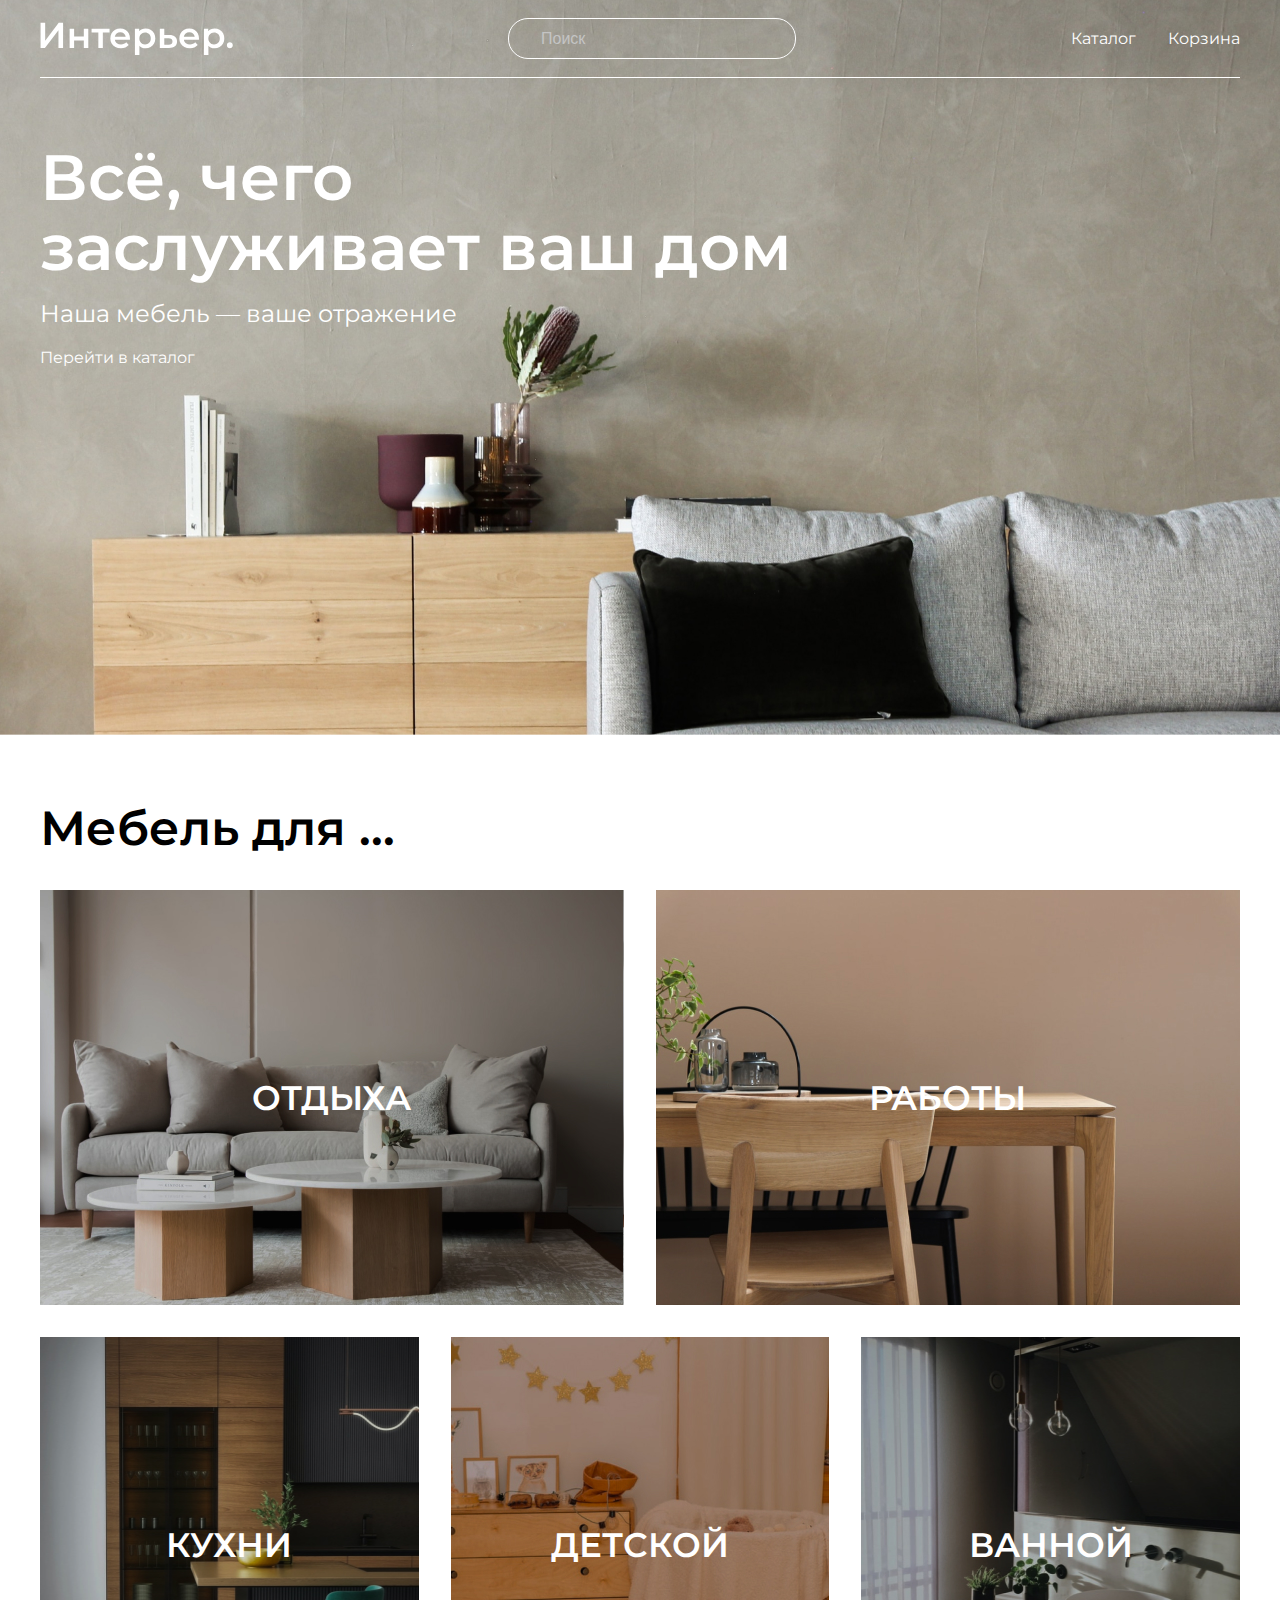
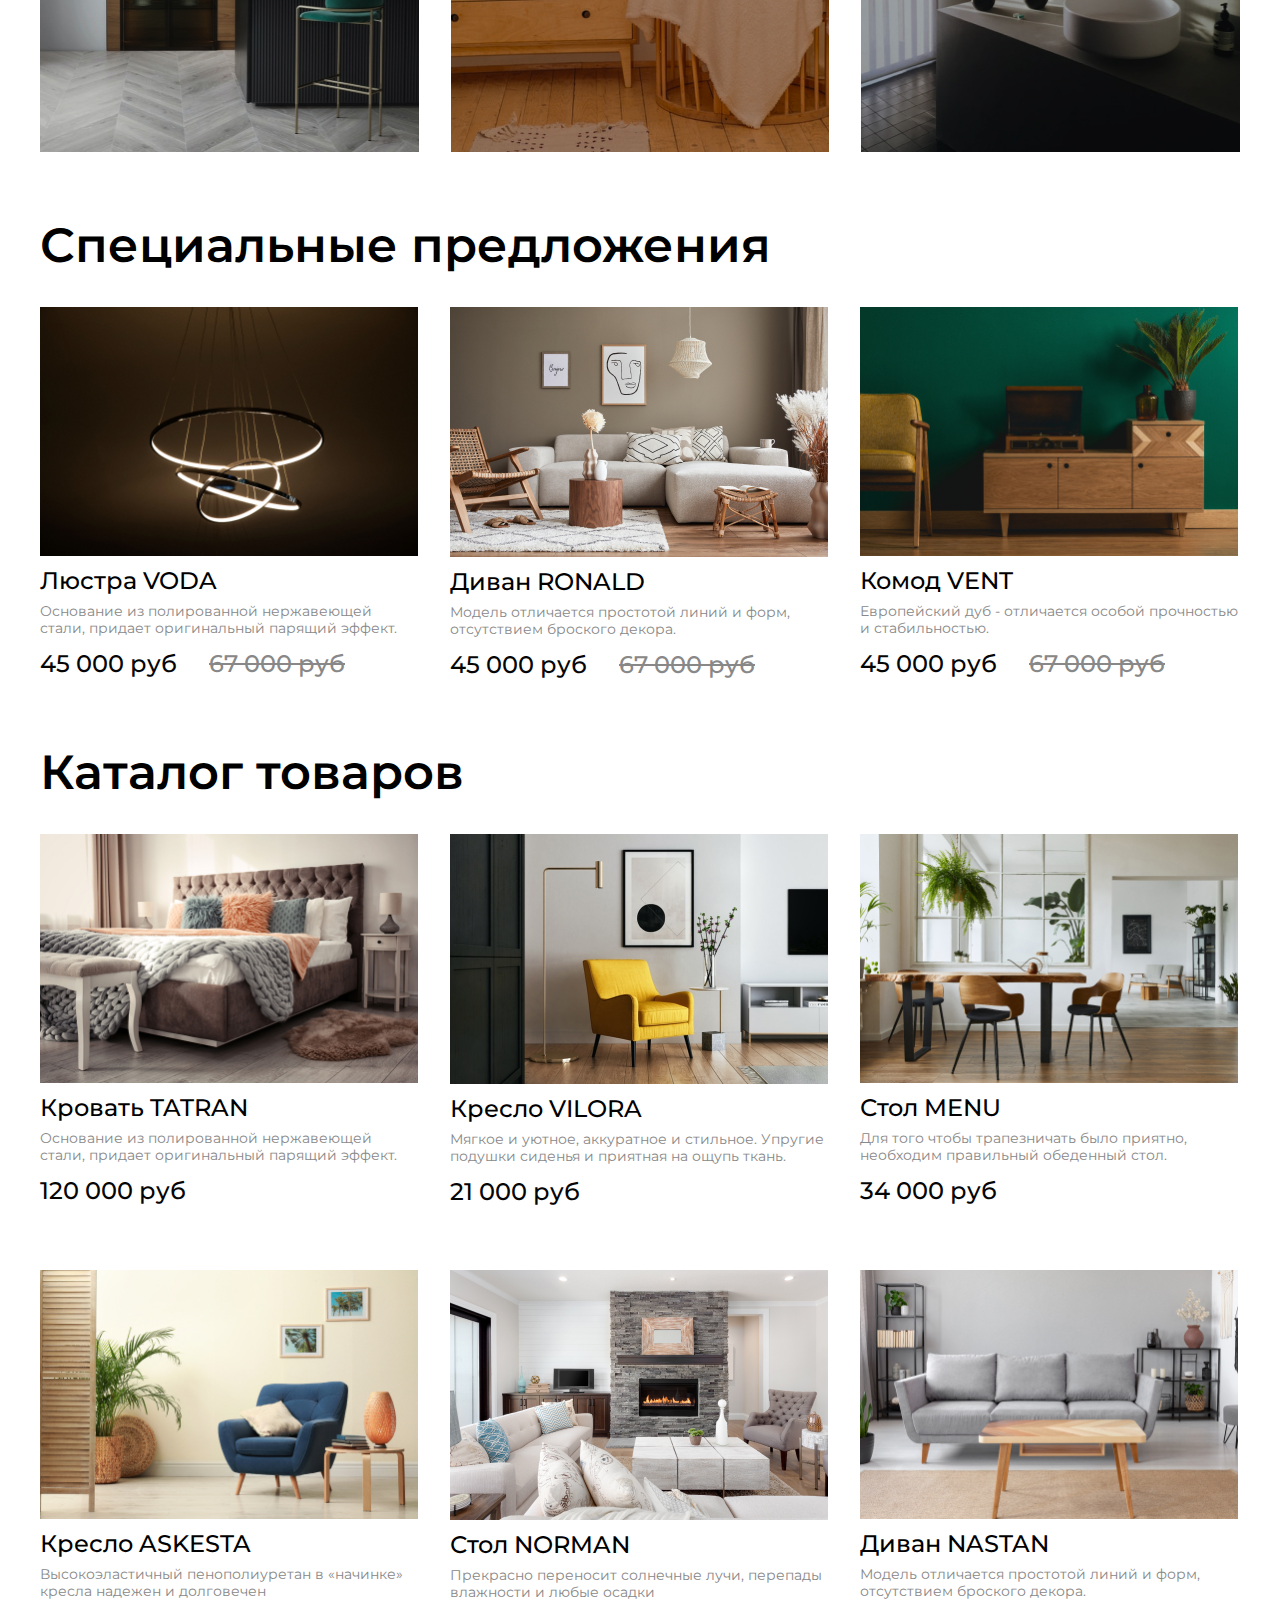
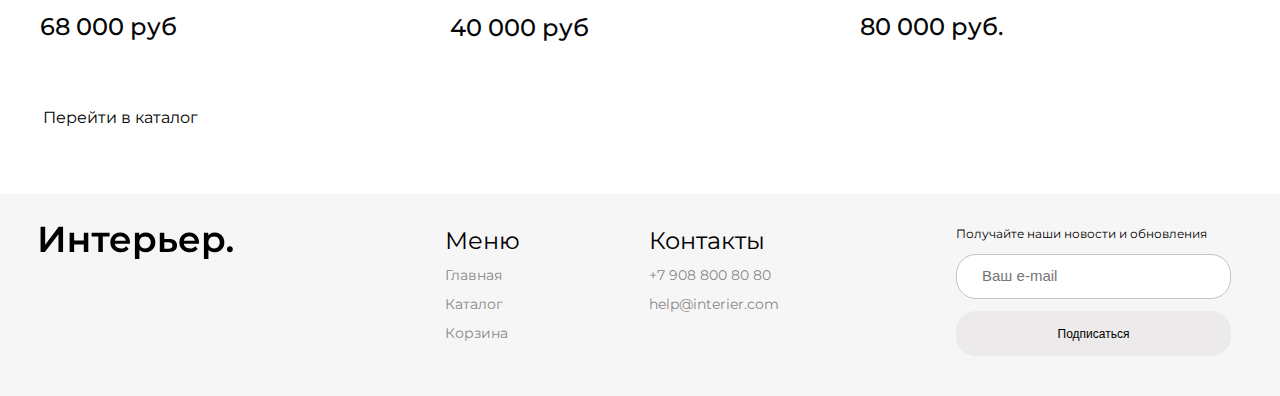
<file: index.html>
<!-- index.html -->
<!DOCTYPE html>
<html lang="en">
<head>
    <meta charset="UTF-8">
    <meta name="viewport" content="width=device-width, initial-scale=1.0">
    <title>Главная</title>
    <link rel="preconnect" href="https://fonts.googleapis.com">
    <link rel="preconnect" href="https://fonts.gstatic.com" crossorigin>
    <link href="https://fonts.googleapis.com/css2?family=Montserrat:ital,wght@0,100..900;1,100..900&display=swap" rel="stylesheet">
    <link rel="stylesheet" href="./style/style.css">
</head>
<body>
    <div class="header center">
        <header>
            <img src="img/logo.svg" alt="Логотип">
            <input class="header__input" placeholder="Поиск" type="text">
            <nav class="meny__nav">
                <a class="meny__link" href="catalog.html">Каталог</a>
                <a class="meny__link" href="landing.html">Корзинa</a>
            </nav>
        </header>
        <section>
            <h1 class="titel">Всё, чего<br> заслуживает ваш дом</h1>
            <p class="titel__index">Наша мебель — ваше отражение</p>
            <a class="index" href="catalog.html">Перейти в каталог</a>
        </section>
    </div>
    <div class="mobel center">
        <section class="mobel__for">
            <h2 class="header__mobel">Мебель для ... </h2>
            <div class="for">
                <div class="for__item for__item-1 for__item-big">ОТДЫХА</div>
                <div class="for__item for__item-2 for__item-big">РАБОТЫ</div>
                <div class="for__item for__item-3">КУХНИ</div>
                <div class="for__item for__item-4">ДЕТСКОЙ</div>
                <div class="for__item for__item-5">ВАННОЙ</div>
            </div>
        </section>
    </div>
    <div class="special__offers center">
        <section>
            <h2 class="spezial">Специальные предложения</h2>
            <div class="product__content">
                <article>
                    <img class="produck__img" src="img/voda.jpg" alt="Люстра">
                    <h3 class="special__offers-text">Люстра VODA</h3>
                    <p class="special__offers-index">Основание из полированной нержавеющей стали, придает оригинальный парящий эффект.</p>
                    <div class="produck__price">
                        <p class="prise">45 000 руб</p>
                        <p class="prise__alt">67 000 руб</p>
                    </div>
                </article>
                <article>
                    <img class="produck__img" src="img/ronald.jpg" alt="Диван">
                    <h3 class="special__offers-text">Диван RONALD</h3>
                    <p class="special__offers-index">Модель отличается простотой линий и форм, отсутствием броского декора.</p>
                    <div class="produck__price">
                        <p class="prise">45 000 руб</p>
                        <p class="prise__alt">67 000 руб</p>
                    </div>
                </article>
                <article>
                    <img class="produck__img" src="img/vent.jpg" alt="Комод">
                    <h3 class="special__offers-text">Комод VENT</h3>
                    <p class="special__offers-index">Европейский дуб - отличается особой прочностью и стабильностью.</p>
                    <div class="produck__price">
                        <p class="prise">45 000 руб</p>
                        <p class="prise__alt">67 000 руб</p>
                    </div>
                </article>
           </div>
        </section>
    </div>
    <div class="catalog center">
        <section>
            <h2 class="spezial">Каталог товаров</h2>
            <div class="product__content">
                <article>
                    <img class="produck__img" src="img/tatran.jpg" alt="Кровать">
                    <h3 class="special__offers-text">Кровать TATRAN</h3>
                    <p class="special__offers-index">Основание из полированной нержавеющей стали, придает оригинальный парящий эффект.</p>
                    <p class="prise">120 000 руб</p>
                </article>
                <article>
                    <img class="produck__img" src="img/vilora.jpg" alt="Кресло">
                    <h3 class="special__offers-text">Кресло VILORA</h3>
                    <p class="special__offers-index">Мягкое и уютное, аккуратное и стильное. Упругие подушки сиденья и приятная на ощупь ткань. </p>
                    <p class="prise">21 000 руб</p>
                </article>
                <article>
                    <img class="produck__img" src="img/meny.jpg" alt="Стол">
                    <h3 class="special__offers-text">Стол MENU</h3>
                    <p class="special__offers-index">Для того чтобы трапезничать было приятно, необходим правильный обеденный стол.</p>
                    <p class="prise">34 000 руб</p>
                </article>
                <article>
                    <img class="produck__img" src="img/askesta.jpg" alt="Кресло">
                    <h3 class="special__offers-text">Кресло ASKESTA</h3>
                    <p class="special__offers-index">Высокоэластичный пенополиуретан в «начинке» кресла надежен и долговечен</p>
                    <p class="prise">68 000 руб</p>
                </article>
                <article>
                    <img class="produck__img" src="img/norman.jpg" alt="Стол">
                    <h3 class="special__offers-text">Стол NORMAN</h3>
                    <p class="special__offers-index">Прекрасно переносит солнечные лучи, перепады влажности и любые осадки</p>
                    <p class="prise">40 000 руб</p>
                </article>
                <article>
                    <img class="produck__img" src="img/nastan.jpg" alt="Диван">
                    <h3 class="special__offers-text">Диван NASTAN</h3>
                    <p class="special__offers-index">Модель отличается простотой линий и форм, отсутствием броского декора. </p>
                    <p class="prise">80 000 руб.</p>
                </article>
                <div class="catalog-index">
                    <a class="catalog__index-link"  href="catalog.html">Перейти в каталог</a>
                </div>   
            </div>   
        </section>
    </div>
    <footer class="center">
        <div class="footer__index">
            <a href="#"><img class="footer__img" src="img/logofooter.svg" alt="Логотип"></a>
        </div>
        <div class="meny__footer">
            <h4 class="meny">Меню</h4>
            <a class="meny__style meny_style-footer" href="index.html">Главная</a>
            <a class="meny__style meny_style-footer" href="catalog.html">Каталог</a>
            <a class="meny__style meny_style-footer" href="landing.html">Корзина</a>
        </div>
        <div class="meny__soz">
            <h4 class="meny__cont">Контакты</h4>
            <a class="meny__style" href="tel:+79088008080">+7 908 800 80 80</a>
            <a class="meny__style" href="mailto:help@interier.com">help@interier.com</a>
        </div>
        <div class="meny__form">
            <form action="#">
                <p class="footer__index">Получайте наши новости и обновления</p>
                <input class="input" placeholder="Ваш e-mail" type="email">
                <button class="button" type="submit">Подписаться</button>
            </form>
        </div>
    </footer>  
</body>
</html>
</file>
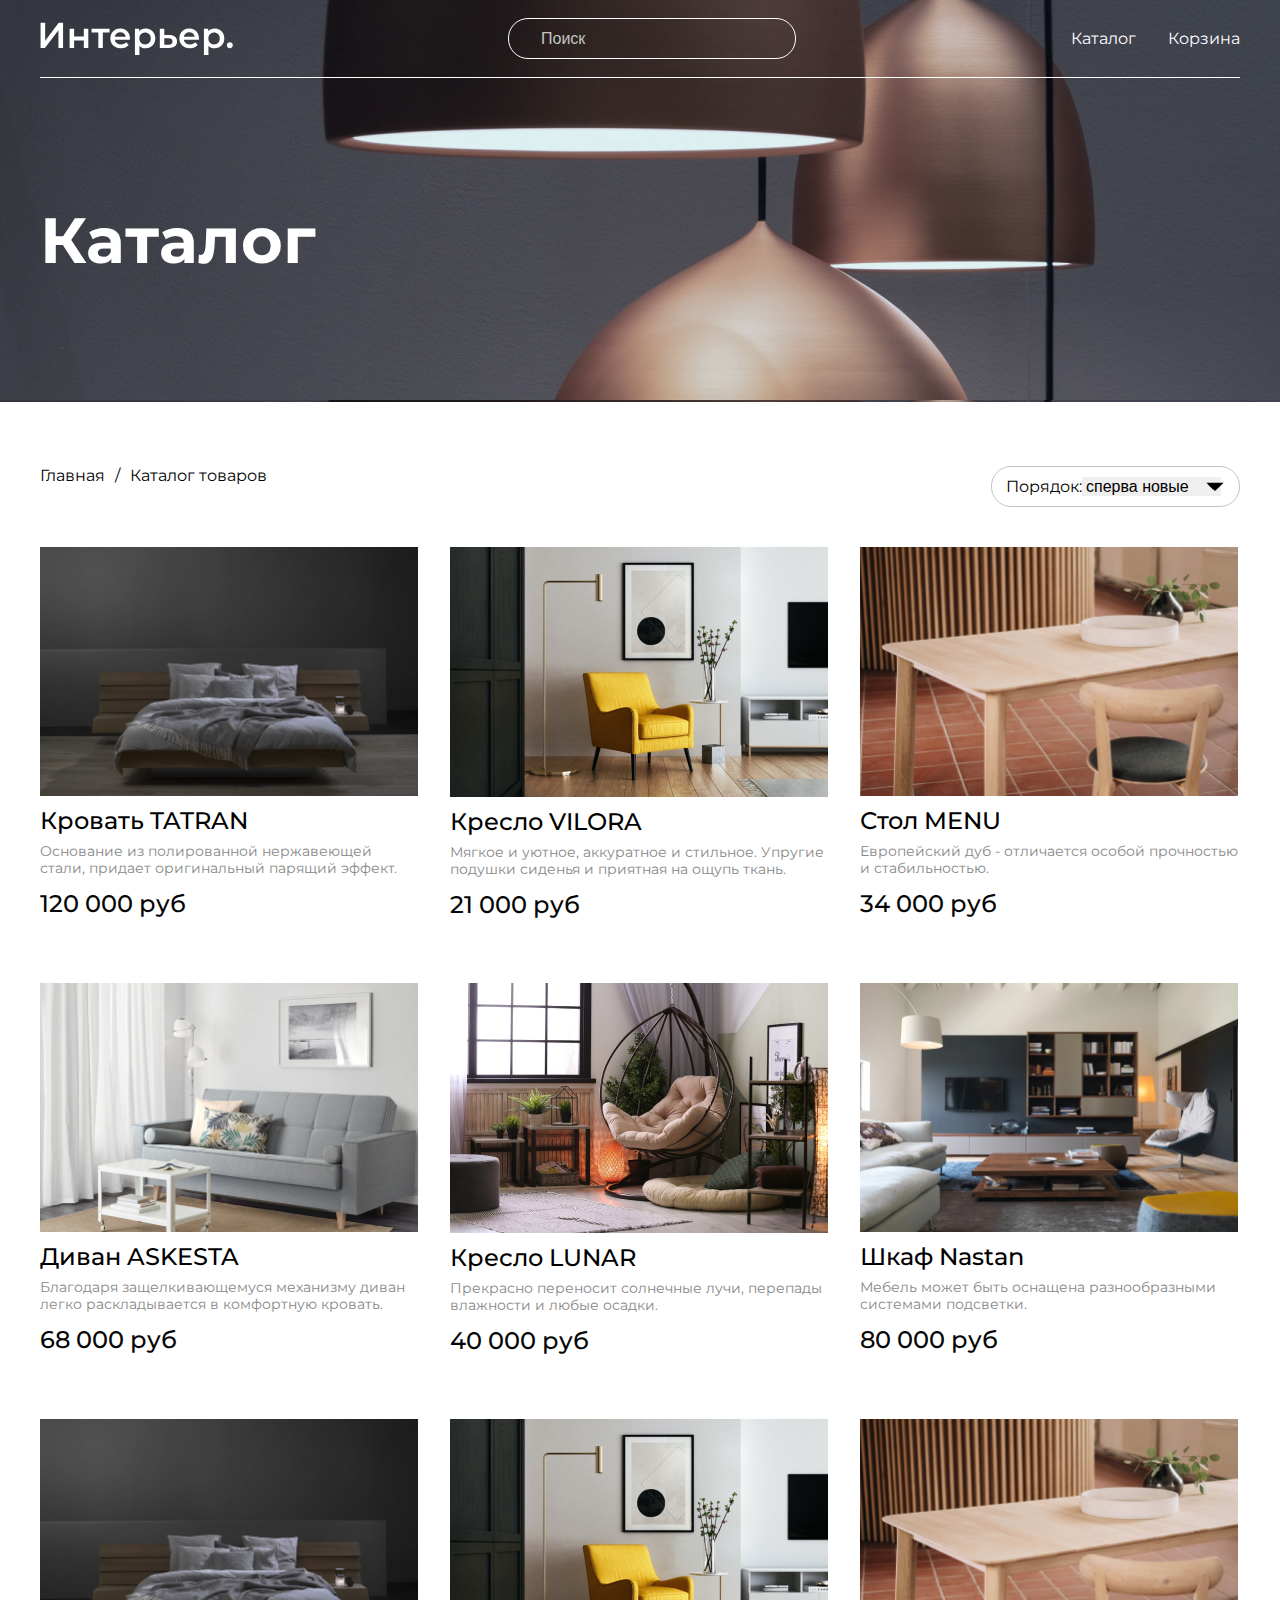
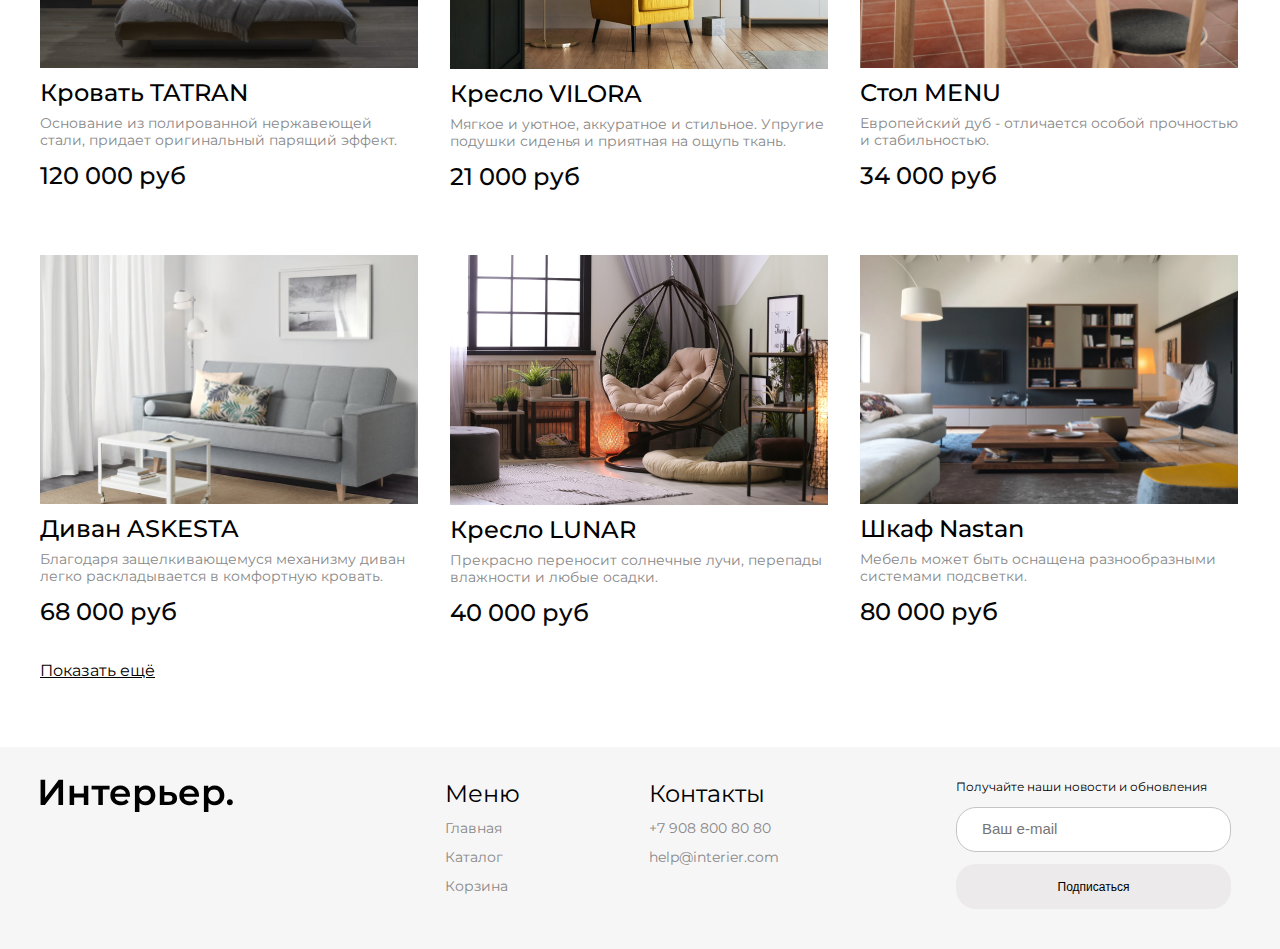
<file: catalog.html>
<!-- catalog.html -->
<!DOCTYPE html>
<html lang="en">
    <head>
        <meta charset="UTF-8">
        <meta name="viewport" content="width=device-width, initial-scale=1.0">
        <title>Каталог</title>
        <link rel="preconnect" href="https://fonts.googleapis.com">
        <link rel="preconnect" href="https://fonts.gstatic.com" crossorigin>
        <link href="https://fonts.googleapis.com/css2?family=Montserrat:ital,wght@0,100..900;1,100..900&display=swap" rel="stylesheet">
        <link rel="stylesheet" href="./style/style.css">
        <link rel="stylesheet" href="./style/katalog.css">
    </head>
<body>
    <div class="header__katalog center">
        <header>
            <img src="img/logo.svg" alt="Логотип">
            <input class="header__input" placeholder="Поиск" type="text">
            <nav class="meny__nav">
                <a class="meny__link" href="catalog.html">Каталог</a>
                <a class="meny__link"" href="landing.html">Корзинa</a>
            </nav>
        </header>
        <section>
            <h1 class="titel__katalog">Каталог</h1>
        </section>
    </div>
    <div class="catalog center">
        <section>
            <div class="katalog__nav">
                <div class="katalog__nav-link">
                    <a href="index.html">Главная</a>
                    <p>/</p>
                    <a href="catalog.html">Каталог товаров</a>
                </div>
                <div class="katalog__nav-input">
                    <p class="katalog__nav-wort">Порядок:</p>
                    <select class="katalog__nav-select" name="order" id="order">
                        <option value="default"> сперва новые</option>
                        <option value="asc"> сперва старіе</option>
                        <option value="desc"> убыванию цены</option>                      
                    </select>
                    <img class="katalog__nav-img" src="img/Katalog/Polygon 1.svg" alt="">
                </div>
            </div>
            <div class="product__content">
                <article>
                    <img class="produck__img" src="img/Katalog/tatra.jpg" alt="Кровать">
                    <h3 class="special__offers-text">Кровать TATRAN</h3>
                    <p class="special__offers-index">Основание из полированной нержавеющей стали, придает оригинальный парящий эффект.</p>
                    <p class="prise">120 000 руб</p>
                </article>
                <article>
                    <img class="produck__img" src="img/Katalog/velora.jpg" alt="Кровать">
                    <h3 class="special__offers-text">Кресло VILORA</h3>
                    <p class="special__offers-index">Мягкое и уютное, аккуратное и стильное. Упругие подушки сиденья и приятная на ощупь ткань. </p>
                    <p class="prise">21 000 руб</p>
                </article>
                <article>
                    <img class="produck__img" src="img/Katalog/menu.jpg" alt="Кровать">
                    <h3 class="special__offers-text">Стол MENU</h3>
                    <p class="special__offers-index">Европейский дуб - отличается особой прочностью и стабильностью.</p>
                    <p class="prise">34 000 руб</p>
                </article>
                <article>
                    <img class="produck__img" src="img/Katalog/askesta.jpg" alt="Кровать">
                    <h3 class="special__offers-text">Диван ASKESTA</h3>
                    <p class="special__offers-index">Благодаря защелкивающемуся механизму диван легко раскладывается в комфортную кровать.</p>
                    <p class="prise">68 000 руб</p>
                </article>
                <article>
                    <img class="produck__img" src="img/Katalog/lunar.jpg" alt="Кровать">
                    <h3 class="special__offers-text">Кресло LUNAR</h3>
                    <p class="special__offers-index">Прекрасно переносит солнечные лучи, перепады влажности и любые осадки.</p>
                    <p class="prise">40 000 руб</p>
                </article>
                <article>
                    <img class="produck__img" src="img/Katalog/nastan.jpg" alt="Кровать">
                    <h3 class="special__offers-text">Шкаф Nastan</h3>
                    <p class="special__offers-index">Мебель может быть оснащена разнообразными системами подсветки.</p>
                    <p class="prise">80 000 руб</p>
                </article>
                <article>
                    <img class="produck__img" src="img/Katalog/tatra.jpg" alt="Кровать">
                    <h3 class="special__offers-text">Кровать TATRAN</h3>
                    <p class="special__offers-index">Основание из полированной нержавеющей стали, придает оригинальный парящий эффект.</p>
                    <p class="prise">120 000 руб</p>
                </article>
                <article>
                    <img class="produck__img" src="img/Katalog/velora.jpg" alt="Кровать">
                    <h3 class="special__offers-text">Кресло VILORA</h3>
                    <p class="special__offers-index">Мягкое и уютное, аккуратное и стильное. Упругие подушки сиденья и приятная на ощупь ткань.</p>
                    <p class="prise">21 000 руб</p>
                </article>
                <article>
                    <img class="produck__img" src="img/Katalog/menu.jpg" alt="Кровать">
                    <h3 class="special__offers-text">Стол MENU</h3>
                    <p class="special__offers-index">Европейский дуб - отличается особой прочностью и стабильностью.</p>
                    <p class="prise">34 000 руб</p>
                </article>
                <article>
                    <img class="produck__img" src="img/Katalog/askesta.jpg" alt="Кровать">
                    <h3 class="special__offers-text">Диван ASKESTA</h3>
                    <p class="special__offers-index">Благодаря защелкивающемуся механизму диван легко раскладывается в комфортную кровать.</p>
                    <p class="prise">68 000 руб</p>
                </article>
                <article>
                    <img class="produck__img" src="img/Katalog/lunar.jpg" alt="Кровать">
                    <h3 class="special__offers-text">Кресло LUNAR</h3>
                    <p class="special__offers-index">Прекрасно переносит солнечные лучи, перепады влажности и любые осадки.</p>
                    <p class="prise">40 000 руб</p>
                </article>
                <article>
                    <img class="produck__img" src="img/Katalog/nastan.jpg" alt="Кровать">
                    <h3 class="special__offers-text">Шкаф Nastan</h3>
                    <p class="special__offers-index">Мебель может быть оснащена разнообразными системами подсветки.</p>
                    <p class="prise">80 000 руб</p>
                </article>
            </div>
            <a class="katalog__link" href="#">Показать ещё</a>
        </section>
    </div>
    <footer class="center">
        <div class="footer__index">
            <a href="#"><img class="footer__img" src="img/logofooter.svg" alt="Логотип"></a>
        </div>
        <div class="meny__footer">
            <h4 class="meny">Меню</h4>
            <a class="meny__style meny_style-footer" href="index.html">Главная</a>
            <a class="meny__style meny_style-footer" href="catalog.html">Каталог</a>
            <a class="meny__style meny_style-footer" href="landing.html">Корзина</a>
        </div>
        <div class="meny__soz">
            <h4 class="meny__cont">Контакты</h4>
            <a class="meny__style" href="tel:+7 908 800 80 80">+7 908 800 80 80</a>
            <a class="meny__style" href="mailto:help@interier.com">help@interier.com</a>
        </div>
        <div class="meny__form">
            <form action="#">
                <p class="footer__index">Получайте наши новости и обновления</p>
                <input class="input" placeholder="Ваш e-mail" type="email">
                <button class="button" type="submit">Подписаться</button>
            </form>
        </div>
    </footer>  
</body>
</html>
</file>
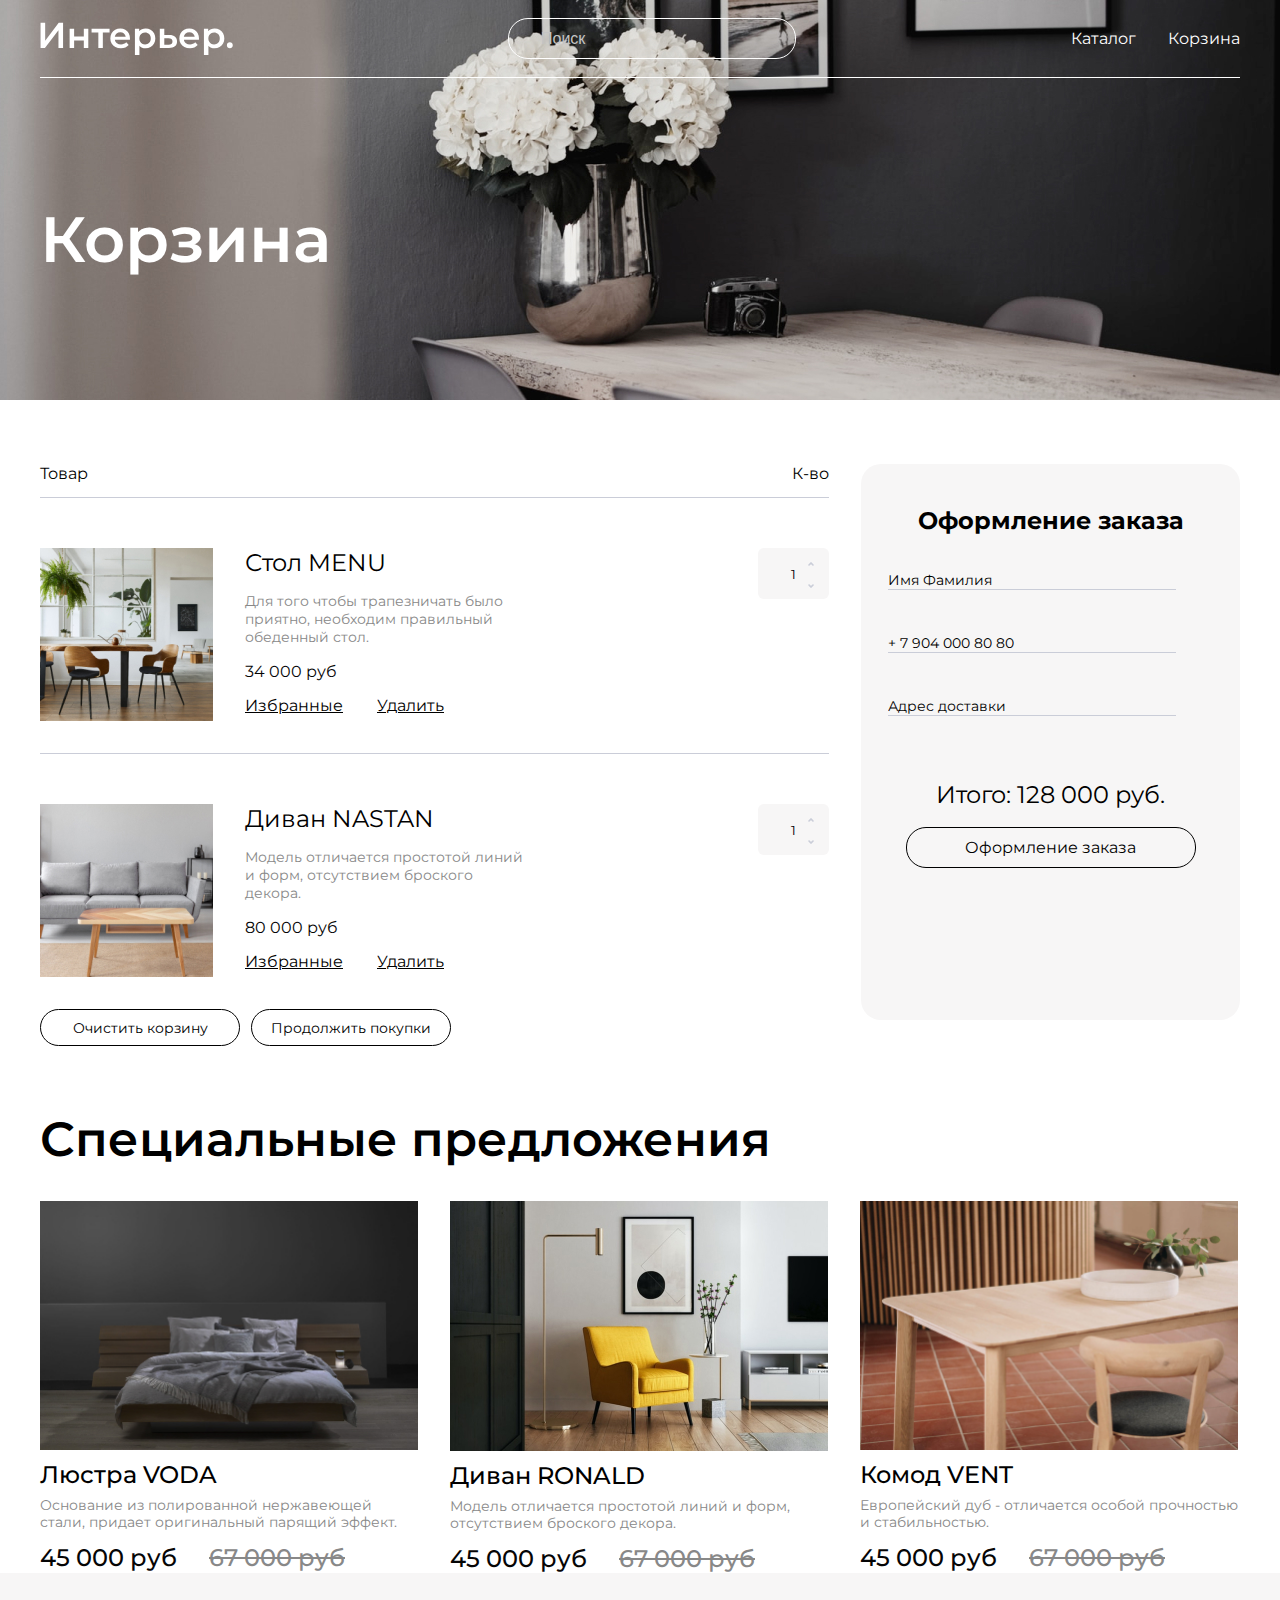
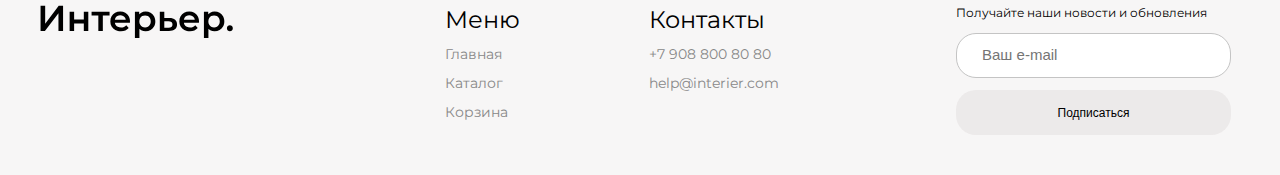
<file: landing.html>
<!-- landing.html -->
<!DOCTYPE html>
<html lang="en">
<head>
    <meta charset="UTF-8">
    <meta name="viewport" content="width=device-width, initial-scale=1.0">
    <title>Главная</title>
    <link rel="preconnect" href="https://fonts.googleapis.com">
    <link rel="preconnect" href="https://fonts.gstatic.com" crossorigin>
    <link href="https://fonts.googleapis.com/css2?family=Montserrat:ital,wght@0,100..900;1,100..900&display=swap" rel="stylesheet">
    <link rel="stylesheet" href="./style/style.css">
</head>
<body>
    <div class="korb center">
        <header>
            <img src="img/logo.svg" alt="Логотип">
            <input class="header__input" placeholder="Поиск" type="text">
            <nav class="meny__nav">
                <a class="meny__link" href="catalog.html">Каталог</a>
                <a class="meny__link"" href="landing.html">Корзинa</a>
            </nav>
        </header>
            
        <div class="korb__title">
            <h1 class="korb__titel">Корзина</h1> 
        </div>
    </div>
    <div class="cart center">
        <div class="cart__content">
            <div class="cart__name-box">
                <p>Товар</p>
                <p>К-во</p>
            </div>
            <div class="cart__item">
                <div class="cart__left">
                    <img src="img/Korb/korb-meny.jpg" alt="">
                    <div class="cart__info">
                        <h4 class="cart__info-titel">Стол MENU</h4>
                        <p class="cart__info-text">Для того чтобы трапезничать было <br> приятно, необходим правильный <br> обеденный стол.</p>
                        <p class="cart__info-prise">34 000 руб</p>
                        <div class="cart__link-box">
                            <a href="#">Избранные</a>
                            <a class="cart__link-link" href="#">Удалить</a>
                        </div>
                    </div>
                </div>
                <input class="cart__info-input" type="number" value="1" min="1"> 
            </div>
            <div class="cart__item">
                <div class="cart__left">
                    <img src="img/Korb/korb-nastan.jpg" alt="">
                    <div class="cart__info">
                        <h4 class="cart__info-titel">Диван NASTAN</h4>
                        <p class="cart__info-text">Модель отличается простотой линий <br> и форм, отсутствием броского <br> декора. </p>
                        <p class="cart__info-prise">80 000 руб</p>
                        <div class="cart__link-box">
                            <a href="#">Избранные</a>
                            <a class="cart__link-link" href="#">Удалить</a>
                        </div>
                    </div>
                </div>
                <input class="cart__info-input" type="number" value="1" min="1"> 
            </div>
            <div class="cart__info">
                <button class="button__cart-info" type="submit">
                    <p>Очистить корзину</p>
                </button>
                <button class="button__riht button__cart-info" type="submit">
                    <a class="button__cart-riht" href="catalog.html">Продолжить покупки</a>
                </button>
            </div>
        </div>
        <div class="cart__form">
            <h3 class="cart__form-title">Оформление заказа</h3>
            <input class="cart__form-input" type="text" placeholder="Имя Фамилия">
            <input class="cart__form-input" type="tel" placeholder="+ 7 904 000 80 80">
            <input class="cart__form-input" type="text" placeholder="Адрес доставки">
            <p class="cart__form-place">Итого: 128 000 руб.</p>
            <button class="button__cart-place cart_info" type="submit">
                <p>Оформление заказа</p>
            </button>
        </div>
    </div>
    <div class="special__offers center">
        <section>
            <h2 class="spezial">Специальные предложения</h2>
            <div class="product__content">
                <article>
                    <img class="produck__img" src="img/Katalog/tatra.jpg" alt="Люстра">
                    <h3 class="special__offers-text">Люстра VODA</h3>
                    <p class="special__offers-index">Основание из полированной нержавеющей стали, придает оригинальный парящий эффект.</p>
                    <div class="produck__price">
                        <p class="prise">45 000 руб</p>
                        <p class="prise__alt">67 000 руб</p>
                    </div>
                </article>
                <article>
                    <img class="produck__img" src="img/Katalog/velora.jpg" alt="Диван">
                    <h3 class="special__offers-text">Диван RONALD</h3>
                    <p class="special__offers-index">Модель отличается простотой линий и форм, отсутствием броского декора.</p>
                    <div class="produck__price">
                        <p class="prise">45 000 руб</p>
                        <p class="prise__alt">67 000 руб</p>
                    </div>
                </article>
                <article>
                    <img class="produck__img" src="img/Katalog/menu.jpg" alt="Комод">
                    <h3 class="special__offers-text">Комод VENT</h3>
                    <p class="special__offers-index">Европейский дуб - отличается особой прочностью и стабильностью.</p>
                    <div class="produck__price">
                        <p class="prise">45 000 руб</p>
                        <p class="prise__alt">67 000 руб</p>
                    </div>
                </article>
           </div>
        </section>
    </div>
    <footer class="center">
        <div class="footer__index">
            <a href="#"><img class="footer__img" src="img/logofooter.svg" alt="Логотип"></a>
        </div>
        <div class="meny__footer">
            <h4 class="meny">Меню</h4>
            <a class="meny__style meny_style-footer" href="index.html">Главная</a>
            <a class="meny__style meny_style-footer" href="catalog.html">Каталог</a>
            <a class="meny__style meny_style-footer" href="landing.html">Корзина</a>
        </div>
        <div class="meny__soz">
            <h4 class="meny__cont">Контакты</h4>
            <a class="meny__style" href="tel:+7 908 800 80 80">+7 908 800 80 80</a>
            <a class="meny__style" href="mailto:help@interier.com">help@interier.com</a>
        </div>
        <div class="meny__form">
            <form action="#">
                <p class="footer__index">Получайте наши новости и обновления</p>
                <input class="input" placeholder="Ваш e-mail" type="email">
                <button class="button" type="submit">Подписаться</button>
            </form>
        </div>
    </footer>  
</body>
</html>
</file>
<file: style/style.css>
* {
  margin: 0;
  padding: 0;
}

body {
  font-family: "Montserrat", sans-serif;
}

a {
  text-decoration: none;
}

.center {
  padding-left: calc(50% - 600px);
  padding-right: calc(50% - 600px);
}

.header {
  height: 735px;
  background-image: url(../img/header.jpg);
  background-repeat: no-repeat;
  background-position: center;
  background-size: cover;
}

.header__input {
  width: 288px;
  height: 41px;
  border: 1px solid #ffffff;
  box-sizing: border-box;
  border-radius: 20px;
  background-color: transparent;
  outline: none;
  font-size: 16px;
  line-height: 20px;
  color: #ffffff;
  padding-left: 32px;
  padding-right: 32px;
  box-sizing: border-box;
}

.header__input::-moz-placeholder {
  color: #ffffff;
}

.header__input::placeholder {
  color: #ffffff;
}

header {
  height: 77px;
  display: flex;
  flex-wrap: wrap;
  justify-content: space-between;
  align-items: center;
  border-bottom: 0.5px solid #ffffff;
}

.header__input::-moz-placeholder {
  color: #C4C4C4;
}

.header__input::placeholder {
  color: #C4C4C4;
}

.meny__nav {
  display: flex;
  gap: 32px;
}

.meny__link {
  font-size: 16px;
  line-height: 20px;
  color: #ffffff;
  text-decoration: none;
}

.meny__link:hover {
  text-decoration: underline;
}

.titel {
  font-weight: 600;
  font-size: 64px;
  line-height: 70px;
  margin-top: 64px;
  margin-bottom: 16px;
  color: #ffffff;
}

.titel__index {
  font-size: 24px;
  line-height: 32px;
  margin-bottom: 16px;
  color: #ffffff;
}

.index {
  font-size: 16px;
  line-height: 24px;
  color: #ffffff;
}

.mobel__for {
  margin-top: 64px;
}

.header__mobel {
  font-weight: 600;
  font-size: 48px;
  line-height: 59px;
  margin-bottom: 32px;
}

.for {
  display: grid;
  gap: 32px;
  grid-template-columns: repeat(12, 1fr);
}

.for__item {
  height: 415px;
  grid-column: span 4;
  font-weight: 600;
  font-size: 34px;
  line-height: 42px;
  color: #ffffff;
  display: flex;
  justify-content: center;
  align-items: center;
}

.for__item-1 {
  background-image: url(../img/rest.jpg);
}

.for__item-big {
  grid-column: span 6;
}

.for__item-2 {
  background-image: url(../img/work.jpg);
}

.for__item-3 {
  background-image: url(../img/kithen.jpg);
}

.for__item-4 {
  background-image: url(../img/children.jpg);
}

.for__item-5 {
  background-image: url(../img/bath.jpg);
}

.spezial {
  font-weight: 600;
  font-size: 48px;
  line-height: 59px;
  color: #000000;
  margin-bottom: 32px;
  margin-top: 64px;
}

.product__content {
  display: flex;
  -moz-column-gap: 32px;
       column-gap: 32px;
  row-gap: 64px;
  flex-wrap: wrap;
}

article {
  width: 378px;
  display: flex;
  flex-direction: column;
  align-items: flex-start;
}

.produck__img {
  width: 100%;
}

.special__offers-text {
  font-weight: 500;
  font-size: 24px;
  line-height: 29px;
  color: #000000;
  margin-bottom: 8px;
  margin-top: 10px;
}

.special__offers-index {
  font-size: 14px;
  line-height: 17px;
  color: #888888;
  margin-bottom: 12px;
}

.produck__price {
  display: flex;
  gap: 32px;
}

.prise {
  font-weight: 500;
  font-size: 24px;
  line-height: 29px;
  color: #050505;
}

.prise__alt {
  font-weight: 500;
  font-size: 24px;
  line-height: 29px;
  text-decoration-line: line-through;
  color: #888888;
}

.catalog-index {
  margin-left: 3px;
  margin-bottom: 64px;
}

.catalog__index-link {
  color: #000000;
  font-size: 16px;
  line-height: 24px;
}

footer {
  background-color: #f7f6f6;
  display: flex;
  padding-top: 32px;
  padding-bottom: 40px;
}

.meny {
  font-weight: 400;
  font-size: 24px;
  line-height: 29px;
  color: #000000;
  margin-bottom: 12px;
}

.meny__style {
  display: block;
  font-weight: 400;
  font-size: 14px;
  line-height: 17px;
  color: #888888;
  text-decoration: none;
  margin-bottom: 12px;
}

.meny__soz {
  margin-left: 129px;
  font-weight: 400;
  font-size: 24px;
  line-height: 29px;
}

.meny__style-footer {
  display: block;
}

.meny__style:hover {
  text-decoration: underline;
}

.meny__cont {
  font-weight: 400;
  font-size: 24px;
  line-height: 29px;
  margin-bottom: 12px;
  color: #000000;
}

.footer__index {
  font-size: 12px;
  line-height: 16px;
  color: #000000;
  margin-bottom: 12px;
}

.input {
  margin-bottom: 12px;
  background: #ffffff;
  border: 1px solid #c4c4c4;
  box-sizing: border-box;
  border-radius: 20px;
  font-weight: normal;
  font-size: 15px;
  line-height: 18px;
  color: #c4c4c4;
  width: 275px;
  height: 45px;
  box-sizing: border-box;
  padding: 12px 102px 14px 25px;
}

.button {
  background: rgba(222, 215, 215, 0.41);
  box-sizing: border-box;
  border-radius: 20px;
  width: 275px;
  height: 45px;
  font-size: 12px;
  line-height: 18px;
  border: 0;
  padding: 13px 85px 13px 85px;
}

.header__input::-moz-placeholder {
  color: #C4C4C4;
}

.header__input::placeholder {
  color: #C4C4C4;
}

.footer__img {
  stroke: black;
}

.meny__footer {
  margin-left: 212px;
}

.meny__form {
  margin-left: 177px;
}

.korb {
  height: 400px;
  background-image: url(/img/Korb/korb-header.jpg);
  background-size: cover;
  background-position: center;
  background-repeat: no-repeat;
}

.korb__titel {
  font-weight: 600;
  font-size: 64px;
  line-height: 70px;
  color: #ffffff;
  margin-top: 126px;
}

.cart {
  display: grid;
  grid-template-columns: repeat(12, 1fr);
  gap: 32px;
  margin-top: 64px;
}
.cart__content {
  grid-column: span 8;
}
.cart__form {
  background: #f7f6f6;
  border-radius: 20px;
  height: 556px;
  grid-column: span 4;
}
.cart__item {
  display: flex;
  justify-content: space-between;
  align-items: flex-start;
  border-top: 0.5px solid #cacdd8;
  padding-bottom: 32px;
  padding-top: 50px;
}
.cart__left {
  display: flex;
  gap: 32px;
}
.cart__name-box {
  display: flex;
  justify-content: space-between;
  padding-bottom: 14px;
}
.cart__link-box a {
  color: #000000;
  text-decoration: underline;
  font-weight: 400;
  size: 14px;
}
.cart__link-link {
  margin-left: 30px;
}
.cart__info-titel {
  font-size: 24px;
  font-weight: 400;
  line-height: 30px;
}
.cart__info-text {
  font-weight: 400;
  color: #888888;
  font-size: 14px;
  padding-top: 14px;
  padding-bottom: 16px;
}
.cart__info-prise {
  font-style: 16px;
  color: #050505;
  font-weight: 400;
  margin-bottom: 15px;
}
.cart__info-produkt {
  padding-bottom: 32px;
  padding-top: 18px;
}
.cart_info {
  display: block;
  margin: 0 auto;
}
.cart__form {
  display: flex;
  flex-direction: column;
}
.cart__form-title {
  font-size: 24px;
  font-weight: 700;
  line-height: 30px;
  padding-top: 42px;
  padding-bottom: 35px;
  text-align: center;
}
.cart__form-title {
  font-size: 24px;
  font-weight: 700;
  line-height: 30px;
  padding-top: 42px;
  padding-bottom: 35px;
  text-align: center;
}
.cart__form-title {
  font-size: 24px;
  font-weight: 700;
  line-height: 30px;
  padding-top: 42px;
  padding-bottom: 35px;
  text-align: center;
}
.cart__info-input {
  height: 51px;
  width: 71px;
  text-align: center;
  background-color: #f7f6f6;
  border: 0px;
  border-radius: 6px;
  background-image: url(../img/Korb/Frame\ 97.png), url(../img/Korb/Frame\ 98.png);
  background-position: 45px 30px, 45px 8px;
  background-repeat: no-repeat;
  font-family: "Montserrat", sans-serif;
}
.cart__form-input {
  font: inherit;
  background-color: #f7f6f6;
  border: 0px;
  border-bottom: 1px solid #cacdd8;
  color: #000000;
  margin-bottom: 44px;
  font-size: 14px;
  margin-left: 27px;
  margin-right: 64px;
}
.cart__info-input::-webkit-outer-spin-button, .cart__info-input::-webkit-inner-spin-button {
  /* display: none; <- Crashes Chrome on hover */
  -webkit-appearance: none;
  margin: 0; /* <-- Apparently some margin are still there even though it's hidden */
}
.cart__form-place {
  margin-top: 20px;
  margin-bottom: 18px;
  font-size: 24px;
  text-align: center;
}

.button__cart-riht {
  color: #000000;
}

.button__riht {
  margin-left: 7px;
}

.button__cart-info {
  font: inherit;
  background: #ffffff;
  box-sizing: border-box;
  border-radius: 50px;
  width: 200px;
  height: 37px;
  font-size: 14px;
  line-height: 18px;
  border: 1px solid #000000;
}

.button__cart-place {
  font: inherit;
  background: rgba(247, 246, 246, 0);
  box-sizing: border-box;
  border-radius: 20px;
  width: 290px;
  height: 41px;
  font-size: 16px;
  font-weight: 400;
  line-height: 20px;
  border: 1px solid #000000;
}

input.cart__form-input::-moz-placeholder {
  color: #000000;
}

input.cart__form-input::placeholder {
  color: #000000;
}/*# sourceMappingURL=style.css.map */
</file>
<file: style/katalog.css>
.header__katalog{
    background-image: url(../img/Katalog/B.Katalog.jpg);
}
.titel__katalog{
    margin-top: 127px;
    padding-bottom: 127px;
    background-repeat: no-repeat;
    background-position: center;
    background-size: cover;
    font-size: 64px;
    line-height: 70px;
    color: #ffffff;
}
.katalog{
    height: 200px;
}
.katalog__link{
    display: block;
    color: #000000;
    font-size: 16px;
    line-height: 24px;
    padding-top: 32px;
    padding-bottom: 64px;
    text-decoration: underline;
}
.katalog__nav {
    display: flex;
    justify-content: space-between;
    margin-top: 64px;
    margin-bottom: 40px;
}
.katalog__nav-link {
    display:flex
}
.katalog__nav-link p {
    margin-left: 10px;
    margin-right: 10px;
}
.katalog__nav-link a {
    color: #000000;
}
.katalog__nav-input {
    display: flex;
    border: 1px solid;
    border-radius: 20px;
    padding-bottom: 10px;
    padding-top: 10px;
    padding-left: 14px;
    padding-right: 15px;
    border-color: #c4c4c4;
}
.katalog__nav-wort {
    font-size: 16px;
    font-weight: 400;
}
.katalog__nav-select {
    border: 0px;
    font-weight: 400;
    font-size: 16px;
    line-height: 20px;
}
.katalog__nav-img {
    margin-left: -15px;
}
</file>
